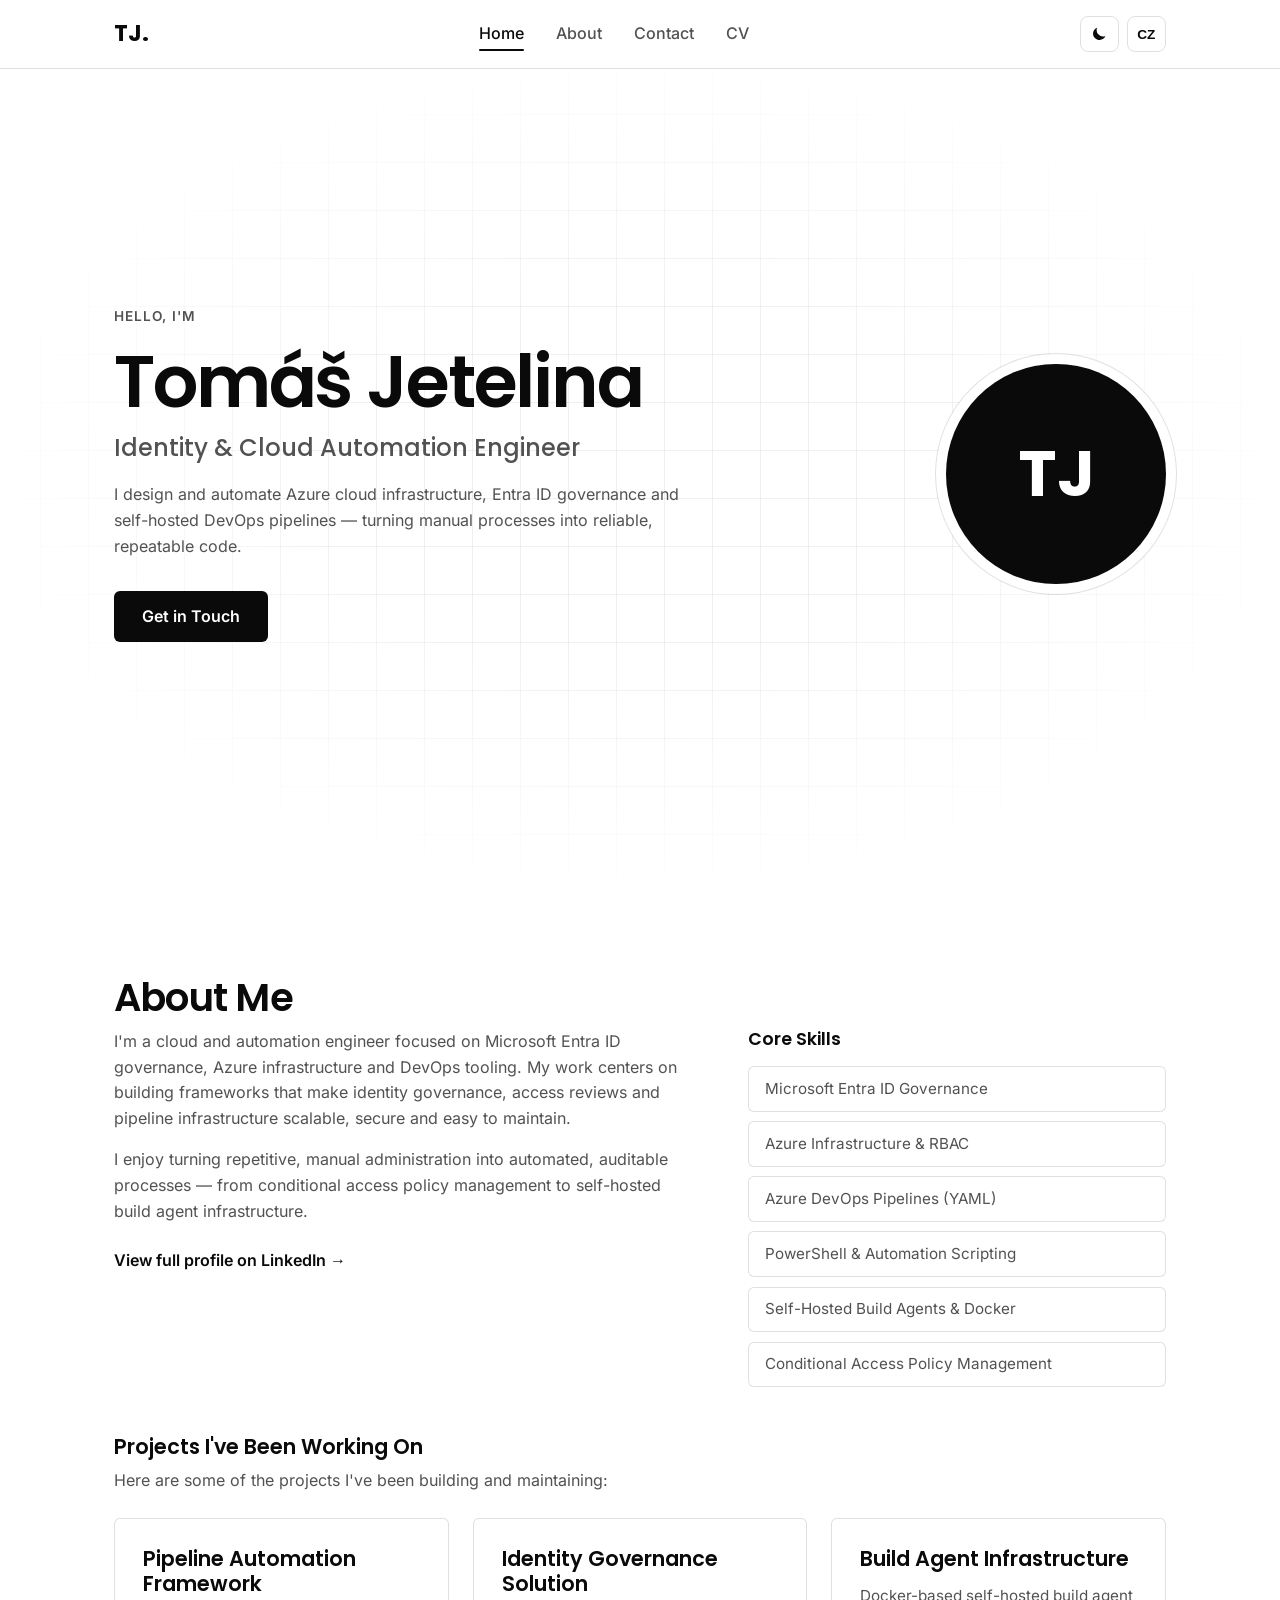
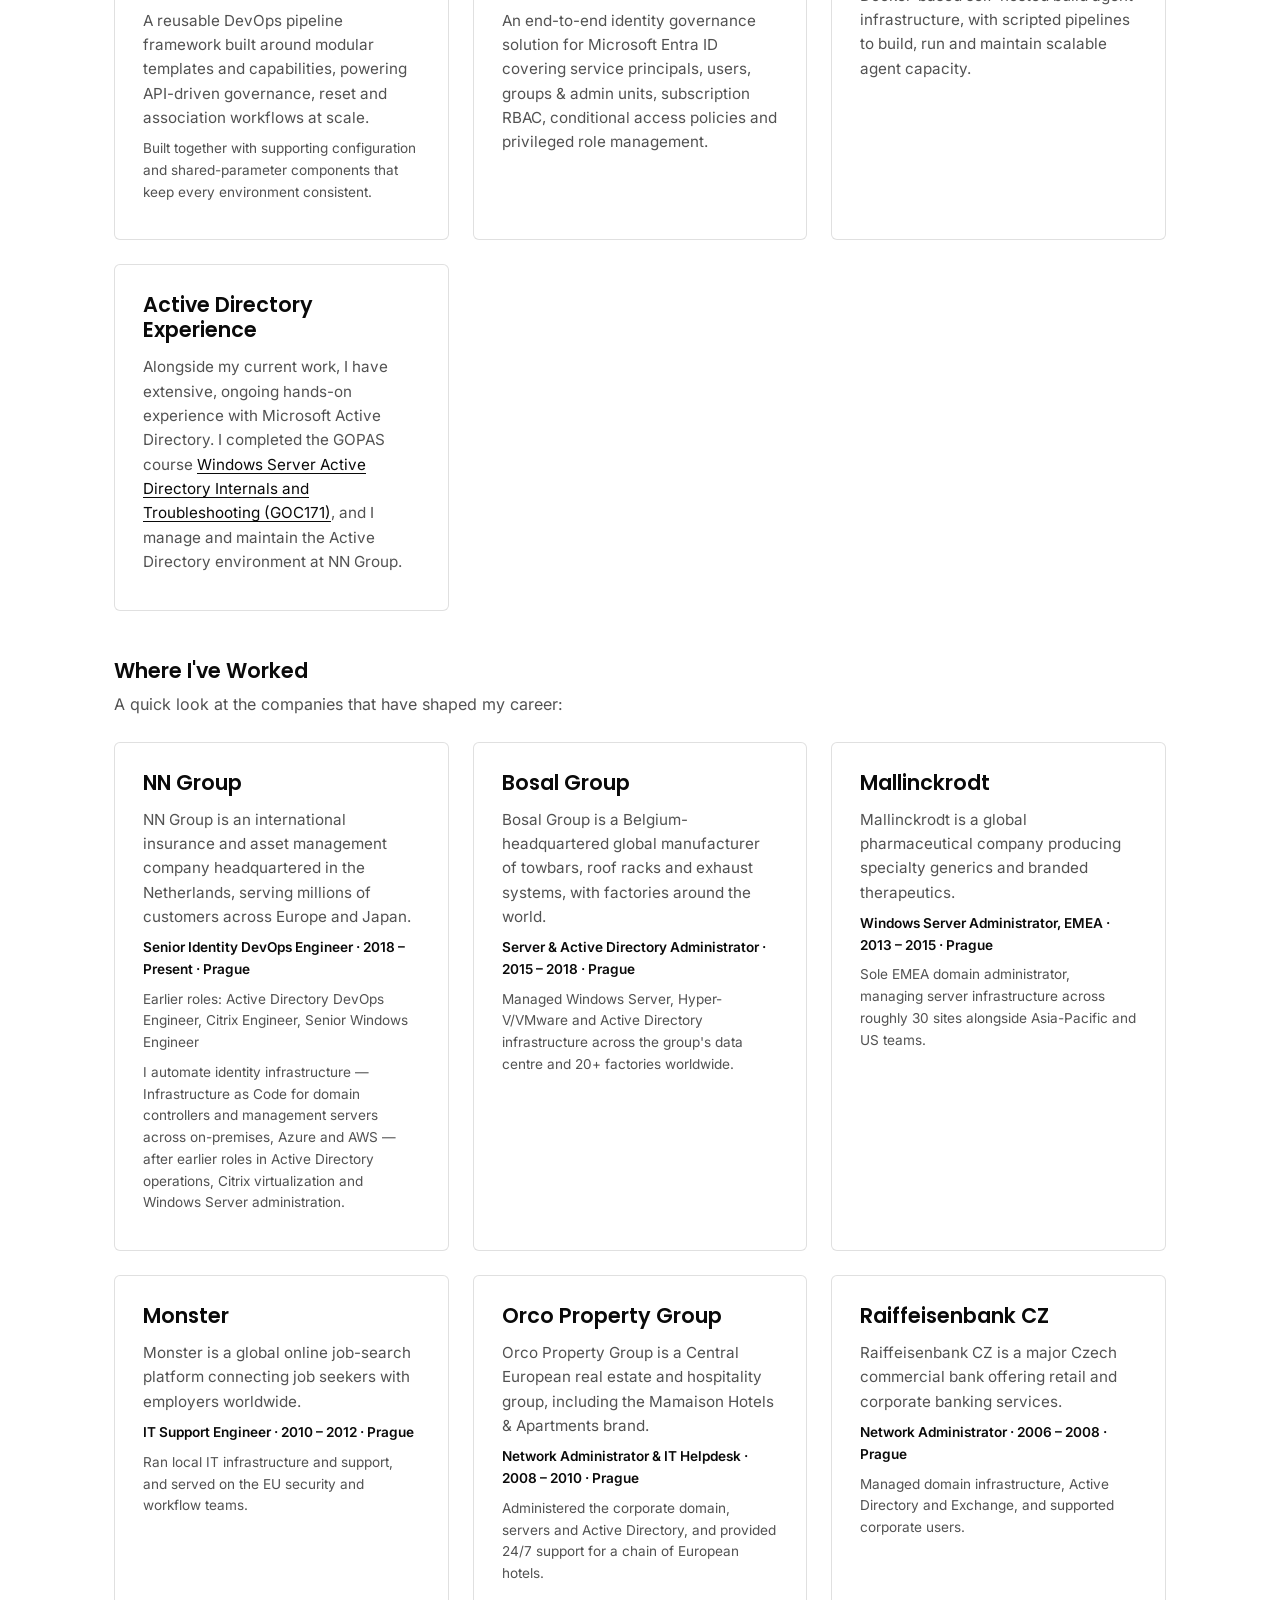
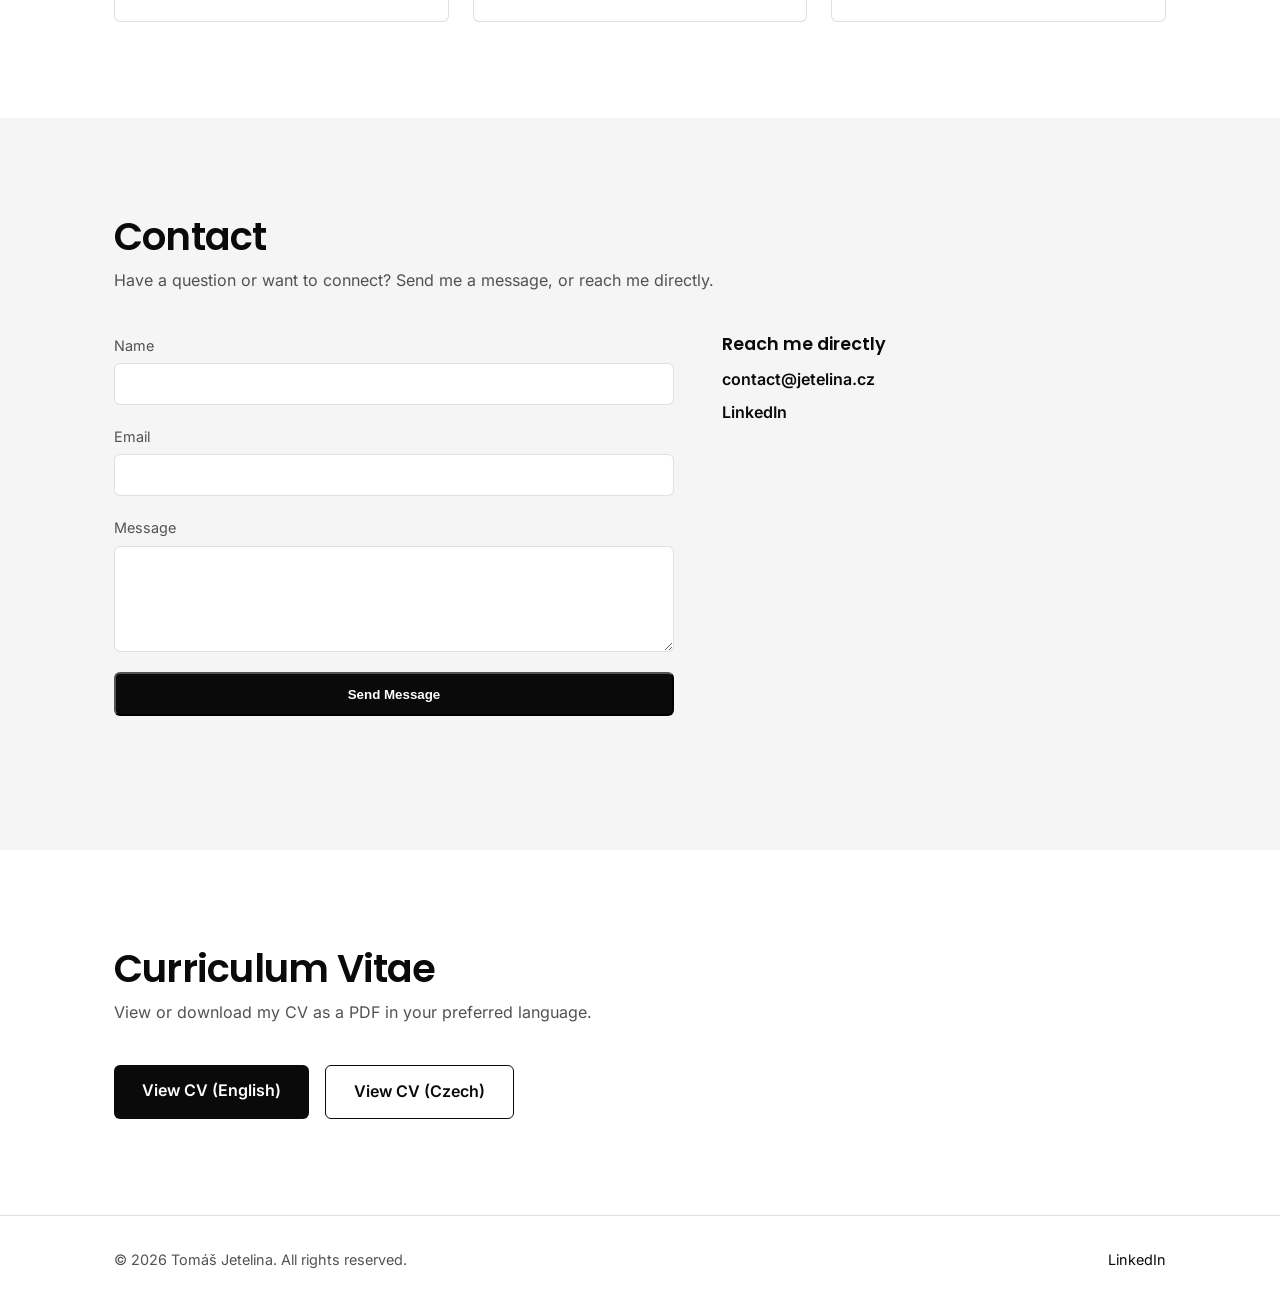
<file: index.html>
<!DOCTYPE html>
<html lang="en">
<head>
  <meta charset="UTF-8" />
  <meta name="viewport" content="width=device-width, initial-scale=1.0" />
  <title>Tomáš Jetelina | Identity &amp; Cloud Automation Engineer</title>
  <meta name="description" content="Personal CV website of Tomáš Jetelina — Identity &amp; Cloud Automation Engineer: Entra ID governance, Azure and DevOps." />
  <meta name="color-scheme" content="light dark" />
  <script>
    // Apply a saved light/dark choice before first paint; otherwise CSS follows the system setting.
    try {
      const theme = localStorage.getItem("site-theme");
      if (theme === "light" || theme === "dark") document.documentElement.dataset.theme = theme;
    } catch {}
  </script>
  <link rel="preload" href="assets/fonts/inter-latin-400-normal.woff2" as="font" type="font/woff2" crossorigin />
  <link rel="stylesheet" href="css/fonts.css" />
  <link rel="stylesheet" href="css/style.css" />
  <link rel="icon" href="data:," />
</head>
<body>
  <header class="site-header" id="top">
    <nav class="navbar container">
      <a href="#top" class="logo">TJ<span>.</span></a>
      <ul class="nav-links" id="navLinks">
        <li><a href="#home" class="nav-link active" data-i18n="nav.home">Home</a></li>
        <li><a href="#about" class="nav-link" data-i18n="nav.about">About</a></li>
        <li><a href="#contact" class="nav-link" data-i18n="nav.contact">Contact</a></li>
        <li><a href="#cv" class="nav-link" data-i18n="nav.cv">CV</a></li>
      </ul>
      <div class="nav-actions">
        <button class="header-btn theme-toggle" id="themeToggle" type="button"></button>
        <button class="header-btn" id="langToggle" type="button">CZ</button>
        <button class="nav-toggle" id="navToggle" type="button" aria-expanded="false" aria-controls="navLinks">
          <span></span><span></span><span></span>
        </button>
      </div>
    </nav>
  </header>

  <main>
    <!-- Home -->
    <section id="home" class="hero">
      <div class="container hero-inner reveal">
        <div class="hero-content">
          <p class="eyebrow" data-i18n="hero.eyebrow">Hello, I'm</p>
          <h1 id="heroName"></h1>
          <h2 class="tagline" id="heroHeadline"></h2>
          <p class="lead" id="heroIntro"></p>
          <div class="hero-actions">
            <a href="#contact" class="btn btn-primary" data-i18n="hero.getInTouch">Get in Touch</a>
          </div>
        </div>
        <div class="hero-avatar" id="heroAvatar"></div>
      </div>
    </section>

    <!-- About -->
    <section id="about" class="section">
      <div class="container reveal">
        <h2 class="section-title" data-i18n="about.title">About Me</h2>
        <div class="about-grid">
          <div class="about-text">
            <div id="aboutText"></div>
            <a href="#" data-linkedin target="_blank" rel="noopener noreferrer" class="link-arrow" data-i18n="about.linkedin">View full profile on LinkedIn →</a>
          </div>
          <div class="about-skills">
            <h3 data-i18n="about.skillsTitle">Core Skills</h3>
            <ul class="skills-list" id="skillsList"></ul>
          </div>
        </div>

        <div class="about-projects">
          <h3 data-i18n="about.projectsTitle">Projects I've Been Working On</h3>
          <p data-i18n="about.projectsIntro">Here are some of the projects I've been building and maintaining:</p>
          <div class="projects-grid" id="projectsGrid"></div>
        </div>

        <div class="about-employers">
          <h3 data-i18n="about.employersTitle">Where I've Worked</h3>
          <p data-i18n="about.employersIntro">A quick look at the companies that have shaped my career:</p>
          <div class="projects-grid" id="employersGrid"></div>
        </div>
      </div>
    </section>

    <!-- Contact -->
    <section id="contact" class="section section-alt">
      <div class="container reveal">
        <h2 class="section-title" data-i18n="contact.title">Contact</h2>
        <p class="section-subtitle" data-i18n="contact.subtitle">Have a question or want to connect? Send me a message, or reach me directly.</p>
        <div class="contact-grid">
          <form class="contact-form" id="contactForm" novalidate>
            <div class="form-row">
              <label for="name" data-i18n="contact.name">Name</label>
              <input type="text" id="name" name="name" autocomplete="name" required />
            </div>
            <div class="form-row">
              <label for="email" data-i18n="contact.email">Email</label>
              <input type="email" id="email" name="email" autocomplete="email" required />
            </div>
            <div class="form-row">
              <label for="message" data-i18n="contact.message">Message</label>
              <textarea id="message" name="message" rows="5" required></textarea>
            </div>
            <!-- Honeypot: real Visitors never see or tick this; Web3Forms drops submissions that do. -->
            <input type="checkbox" name="botcheck" class="honeypot" tabindex="-1" autocomplete="off" aria-hidden="true" />
            <button type="submit" class="btn btn-primary" data-i18n="contact.send">Send Message</button>
            <p class="form-status" id="formStatus" role="status" aria-live="polite"></p>
          </form>
          <aside class="contact-direct">
            <h3 data-i18n="contact.direct">Reach me directly</h3>
            <ul>
              <li><a id="contactEmail" href="#"></a></li>
              <li><a href="#" data-linkedin target="_blank" rel="noopener noreferrer">LinkedIn</a></li>
            </ul>
          </aside>
        </div>
      </div>
    </section>

    <!-- CV -->
    <section id="cv" class="section">
      <div class="container reveal">
        <h2 class="section-title" data-i18n="cv.title">Curriculum Vitae</h2>
        <p class="section-subtitle" data-i18n="cv.subtitle">View or download my CV as a PDF in your preferred language.</p>
        <div class="cv-downloads" id="cvDownloads"></div>
      </div>
    </section>
  </main>

  <footer class="site-footer">
    <div class="container footer-content">
      <p>&copy; <span id="year"></span> <span id="footerName"></span>. <span data-i18n="footer.rights">All rights reserved.</span></p>
      <a href="#" data-linkedin target="_blank" rel="noopener noreferrer">LinkedIn</a>
    </div>
  </footer>

  <script src="js/config.js"></script>
  <script src="js/career-data.js"></script>
  <script src="js/career-format.js"></script>
  <script src="js/i18n.js"></script>
  <script src="js/render.js"></script>
  <script src="js/script.js"></script>
</body>
</html>
</file>
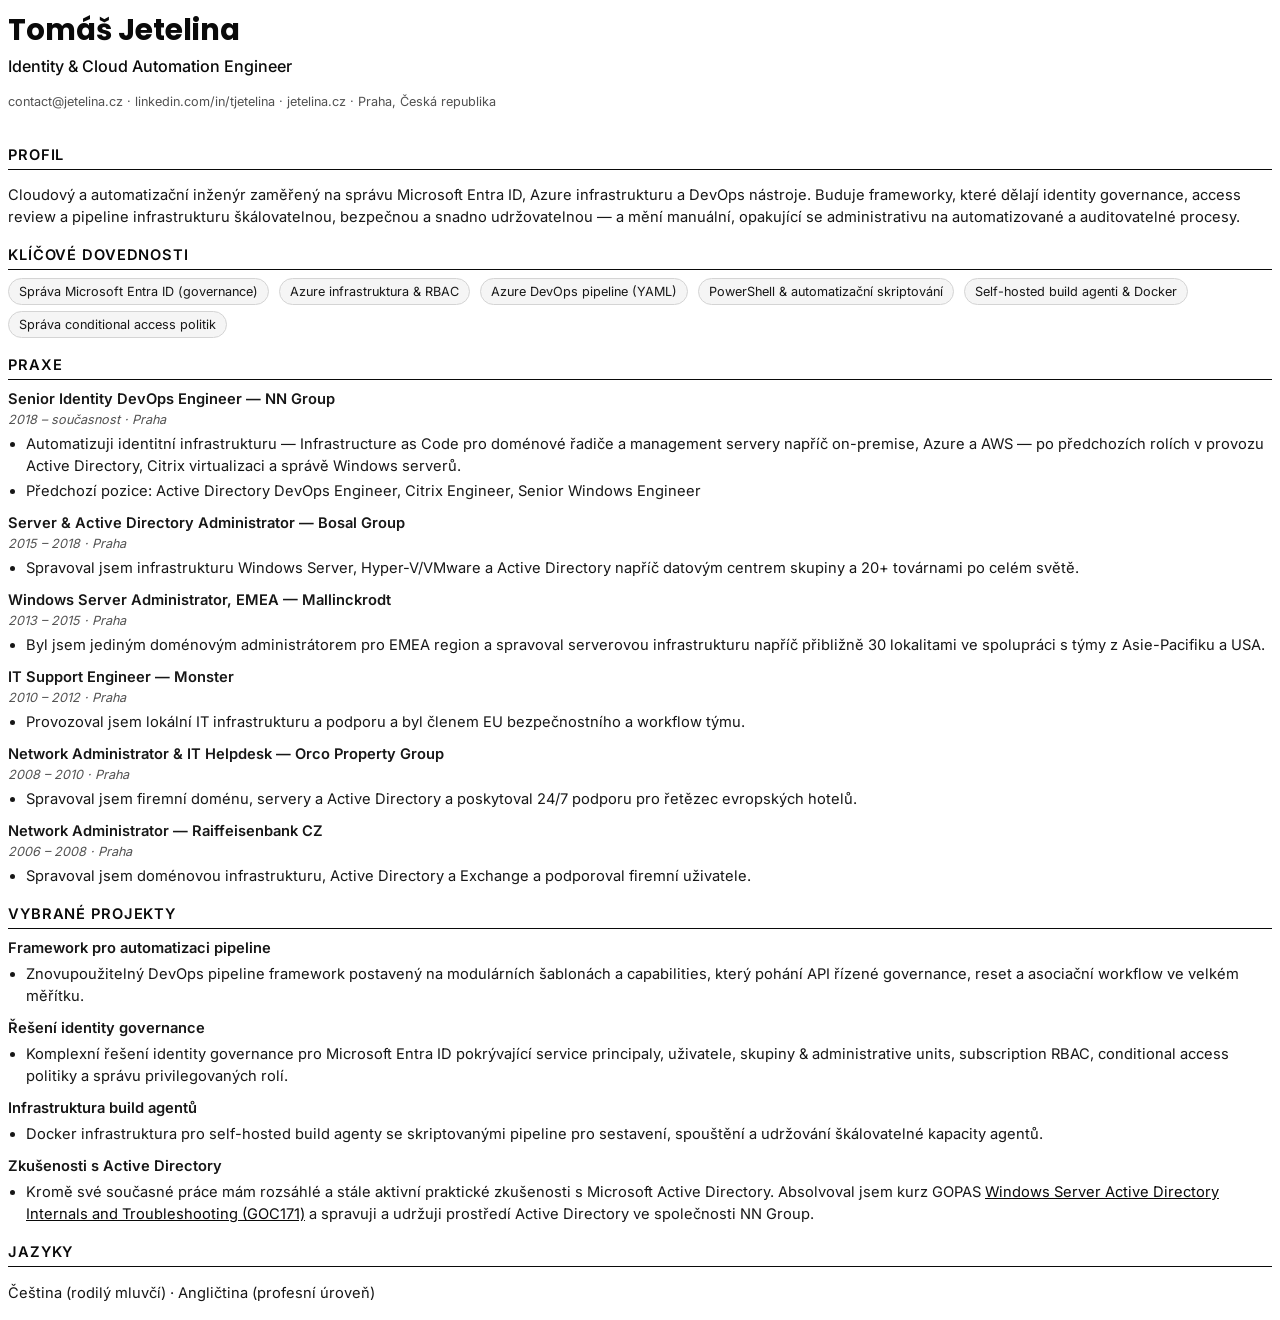
<file: assets/cv/src/cv-cz.html>
<!DOCTYPE html>
<html lang="cs">
<head>
<meta charset="UTF-8" />
<title>Tomáš Jetelina — CV</title>
<link rel="stylesheet" href="../../../css/fonts.css" />
<link rel="stylesheet" href="cv.css" />
</head>
<body>
<script src="../../../js/career-data.js"></script>
<script src="../../../js/career-format.js"></script>
<script src="cv.js"></script>
</body>
</html>
</file>
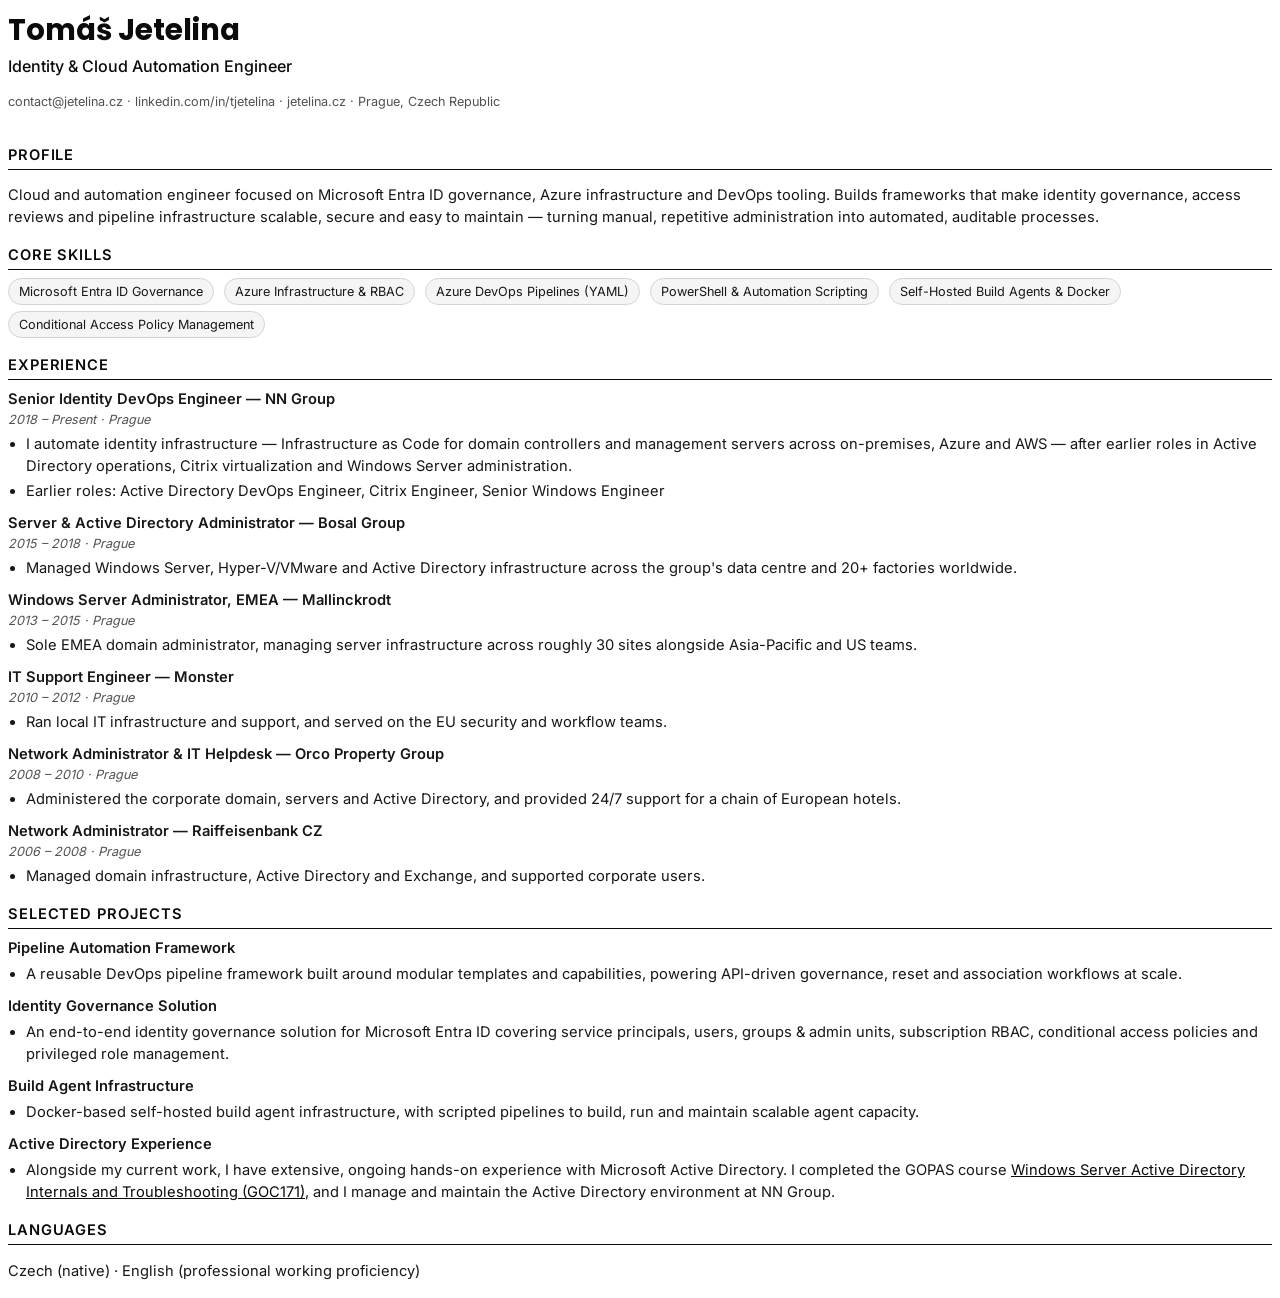
<file: assets/cv/src/cv-en.html>
<!DOCTYPE html>
<html lang="en">
<head>
<meta charset="UTF-8" />
<title>Tomáš Jetelina — CV</title>
<link rel="stylesheet" href="../../../css/fonts.css" />
<link rel="stylesheet" href="cv.css" />
</head>
<body>
<script src="../../../js/career-data.js"></script>
<script src="../../../js/career-format.js"></script>
<script src="cv.js"></script>
</body>
</html>
</file>
<file: css/fonts.css>
/* Self-hosted fonts (latin + latin-ext for Czech), from @fontsource. No requests to Google. */

@font-face {
  font-family: 'Poppins';
  font-style: normal;
  font-display: swap;
  font-weight: 400;
  src: url(../assets/fonts/poppins-latin-ext-400-normal.woff2) format('woff2');
  unicode-range: U+0100-02BA,U+02BD-02C5,U+02C7-02CC,U+02CE-02D7,U+02DD-02FF,U+0304,U+0308,U+0329,U+1D00-1DBF,U+1E00-1E9F,U+1EF2-1EFF,U+2020,U+20A0-20AB,U+20AD-20C0,U+2113,U+2C60-2C7F,U+A720-A7FF;
}

@font-face {
  font-family: 'Poppins';
  font-style: normal;
  font-display: swap;
  font-weight: 400;
  src: url(../assets/fonts/poppins-latin-400-normal.woff2) format('woff2');
  unicode-range: U+0000-00FF,U+0131,U+0152-0153,U+02BB-02BC,U+02C6,U+02DA,U+02DC,U+0304,U+0308,U+0329,U+2000-206F,U+20AC,U+2122,U+2191,U+2193,U+2212,U+2215,U+FEFF,U+FFFD;
}

@font-face {
  font-family: 'Poppins';
  font-style: normal;
  font-display: swap;
  font-weight: 500;
  src: url(../assets/fonts/poppins-latin-ext-500-normal.woff2) format('woff2');
  unicode-range: U+0100-02BA,U+02BD-02C5,U+02C7-02CC,U+02CE-02D7,U+02DD-02FF,U+0304,U+0308,U+0329,U+1D00-1DBF,U+1E00-1E9F,U+1EF2-1EFF,U+2020,U+20A0-20AB,U+20AD-20C0,U+2113,U+2C60-2C7F,U+A720-A7FF;
}

@font-face {
  font-family: 'Poppins';
  font-style: normal;
  font-display: swap;
  font-weight: 500;
  src: url(../assets/fonts/poppins-latin-500-normal.woff2) format('woff2');
  unicode-range: U+0000-00FF,U+0131,U+0152-0153,U+02BB-02BC,U+02C6,U+02DA,U+02DC,U+0304,U+0308,U+0329,U+2000-206F,U+20AC,U+2122,U+2191,U+2193,U+2212,U+2215,U+FEFF,U+FFFD;
}

@font-face {
  font-family: 'Poppins';
  font-style: normal;
  font-display: swap;
  font-weight: 600;
  src: url(../assets/fonts/poppins-latin-ext-600-normal.woff2) format('woff2');
  unicode-range: U+0100-02BA,U+02BD-02C5,U+02C7-02CC,U+02CE-02D7,U+02DD-02FF,U+0304,U+0308,U+0329,U+1D00-1DBF,U+1E00-1E9F,U+1EF2-1EFF,U+2020,U+20A0-20AB,U+20AD-20C0,U+2113,U+2C60-2C7F,U+A720-A7FF;
}

@font-face {
  font-family: 'Poppins';
  font-style: normal;
  font-display: swap;
  font-weight: 600;
  src: url(../assets/fonts/poppins-latin-600-normal.woff2) format('woff2');
  unicode-range: U+0000-00FF,U+0131,U+0152-0153,U+02BB-02BC,U+02C6,U+02DA,U+02DC,U+0304,U+0308,U+0329,U+2000-206F,U+20AC,U+2122,U+2191,U+2193,U+2212,U+2215,U+FEFF,U+FFFD;
}

@font-face {
  font-family: 'Poppins';
  font-style: normal;
  font-display: swap;
  font-weight: 700;
  src: url(../assets/fonts/poppins-latin-ext-700-normal.woff2) format('woff2');
  unicode-range: U+0100-02BA,U+02BD-02C5,U+02C7-02CC,U+02CE-02D7,U+02DD-02FF,U+0304,U+0308,U+0329,U+1D00-1DBF,U+1E00-1E9F,U+1EF2-1EFF,U+2020,U+20A0-20AB,U+20AD-20C0,U+2113,U+2C60-2C7F,U+A720-A7FF;
}

@font-face {
  font-family: 'Poppins';
  font-style: normal;
  font-display: swap;
  font-weight: 700;
  src: url(../assets/fonts/poppins-latin-700-normal.woff2) format('woff2');
  unicode-range: U+0000-00FF,U+0131,U+0152-0153,U+02BB-02BC,U+02C6,U+02DA,U+02DC,U+0304,U+0308,U+0329,U+2000-206F,U+20AC,U+2122,U+2191,U+2193,U+2212,U+2215,U+FEFF,U+FFFD;
}

@font-face {
  font-family: 'Inter';
  font-style: normal;
  font-display: swap;
  font-weight: 400;
  src: url(../assets/fonts/inter-latin-ext-400-normal.woff2) format('woff2');
  unicode-range: U+0100-02BA,U+02BD-02C5,U+02C7-02CC,U+02CE-02D7,U+02DD-02FF,U+0304,U+0308,U+0329,U+1D00-1DBF,U+1E00-1E9F,U+1EF2-1EFF,U+2020,U+20A0-20AB,U+20AD-20C0,U+2113,U+2C60-2C7F,U+A720-A7FF;
}

@font-face {
  font-family: 'Inter';
  font-style: normal;
  font-display: swap;
  font-weight: 400;
  src: url(../assets/fonts/inter-latin-400-normal.woff2) format('woff2');
  unicode-range: U+0000-00FF,U+0131,U+0152-0153,U+02BB-02BC,U+02C6,U+02DA,U+02DC,U+0304,U+0308,U+0329,U+2000-206F,U+20AC,U+2122,U+2191,U+2193,U+2212,U+2215,U+FEFF,U+FFFD;
}

@font-face {
  font-family: 'Inter';
  font-style: normal;
  font-display: swap;
  font-weight: 500;
  src: url(../assets/fonts/inter-latin-ext-500-normal.woff2) format('woff2');
  unicode-range: U+0100-02BA,U+02BD-02C5,U+02C7-02CC,U+02CE-02D7,U+02DD-02FF,U+0304,U+0308,U+0329,U+1D00-1DBF,U+1E00-1E9F,U+1EF2-1EFF,U+2020,U+20A0-20AB,U+20AD-20C0,U+2113,U+2C60-2C7F,U+A720-A7FF;
}

@font-face {
  font-family: 'Inter';
  font-style: normal;
  font-display: swap;
  font-weight: 500;
  src: url(../assets/fonts/inter-latin-500-normal.woff2) format('woff2');
  unicode-range: U+0000-00FF,U+0131,U+0152-0153,U+02BB-02BC,U+02C6,U+02DA,U+02DC,U+0304,U+0308,U+0329,U+2000-206F,U+20AC,U+2122,U+2191,U+2193,U+2212,U+2215,U+FEFF,U+FFFD;
}

@font-face {
  font-family: 'Inter';
  font-style: normal;
  font-display: swap;
  font-weight: 600;
  src: url(../assets/fonts/inter-latin-ext-600-normal.woff2) format('woff2');
  unicode-range: U+0100-02BA,U+02BD-02C5,U+02C7-02CC,U+02CE-02D7,U+02DD-02FF,U+0304,U+0308,U+0329,U+1D00-1DBF,U+1E00-1E9F,U+1EF2-1EFF,U+2020,U+20A0-20AB,U+20AD-20C0,U+2113,U+2C60-2C7F,U+A720-A7FF;
}

@font-face {
  font-family: 'Inter';
  font-style: normal;
  font-display: swap;
  font-weight: 600;
  src: url(../assets/fonts/inter-latin-600-normal.woff2) format('woff2');
  unicode-range: U+0000-00FF,U+0131,U+0152-0153,U+02BB-02BC,U+02C6,U+02DA,U+02DC,U+0304,U+0308,U+0329,U+2000-206F,U+20AC,U+2122,U+2191,U+2193,U+2212,U+2215,U+FEFF,U+FFFD;
}
</file>
<file: css/style.css>
/* Black & white palette. Light theme is the base; the dark tokens apply when the system prefers dark
   (unless the Visitor chose light) or when the Visitor chose dark. */
:root {
  color-scheme: light;
  --color-bg: #ffffff;
  --color-bg-alt: #f5f5f5;
  --color-surface: #ffffff;
  --color-primary: #0a0a0a;
  --color-primary-dark: #404040;
  --color-on-primary: #ffffff;
  --color-text: #0a0a0a;
  --color-text-muted: #525252;
  --color-border: rgba(0, 0, 0, 0.12);
  --color-header-bg: rgba(255, 255, 255, 0.8);
  --color-grid: rgba(0, 0, 0, 0.06);
  --color-error: #0a0a0a;
  --font-heading: "Poppins", sans-serif;
  --font-body: "Inter", sans-serif;
  --max-width: 1100px;
  --radius: 6px;
  --transition: 0.25s ease;
}

@media (prefers-color-scheme: dark) {
  :root:not([data-theme="light"]) {
    color-scheme: dark;
    --color-bg: #0a0a0a;
    --color-bg-alt: #141414;
    --color-surface: #111111;
    --color-primary: #fafafa;
    --color-primary-dark: #d4d4d4;
    --color-on-primary: #0a0a0a;
    --color-text: #fafafa;
    --color-text-muted: #a3a3a3;
    --color-border: rgba(255, 255, 255, 0.14);
    --color-header-bg: rgba(10, 10, 10, 0.8);
    --color-grid: rgba(255, 255, 255, 0.07);
    --color-error: #fafafa;
  }
}

:root[data-theme="dark"] {
  color-scheme: dark;
  --color-bg: #0a0a0a;
  --color-bg-alt: #141414;
  --color-surface: #111111;
  --color-primary: #fafafa;
  --color-primary-dark: #d4d4d4;
  --color-on-primary: #0a0a0a;
  --color-text: #fafafa;
  --color-text-muted: #a3a3a3;
  --color-border: rgba(255, 255, 255, 0.14);
  --color-header-bg: rgba(10, 10, 10, 0.8);
  --color-grid: rgba(255, 255, 255, 0.07);
  --color-error: #fafafa;
}

* {
  box-sizing: border-box;
  margin: 0;
  padding: 0;
}

html {
  scroll-behavior: smooth;
}

body {
  font-family: var(--font-body);
  background: var(--color-bg);
  color: var(--color-text);
  line-height: 1.6;
}

img {
  max-width: 100%;
  display: block;
}

.container {
  width: 100%;
  max-width: var(--max-width);
  margin: 0 auto;
  padding: 0 1.5rem;
}

h1, h2, h3 {
  font-family: var(--font-heading);
  font-weight: 600;
  line-height: 1.2;
}

a {
  color: var(--color-primary);
  text-decoration: none;
  transition: color var(--transition);
}

a:hover {
  color: var(--color-primary-dark);
}

/* Header */
.site-header {
  position: sticky;
  top: 0;
  z-index: 100;
  background: var(--color-header-bg);
  backdrop-filter: blur(10px);
  border-bottom: 1px solid var(--color-border);
}

.navbar {
  display: flex;
  align-items: center;
  justify-content: space-between;
  height: 68px;
}

.logo {
  font-family: var(--font-heading);
  font-size: 1.4rem;
  font-weight: 700;
  color: var(--color-text);
}

.logo span {
  color: var(--color-primary);
}

.nav-links {
  display: flex;
  gap: 2rem;
  list-style: none;
}

.nav-link {
  color: var(--color-text-muted);
  font-weight: 500;
  position: relative;
  padding: 0.25rem 0;
}

.nav-link.active,
.nav-link:hover {
  color: var(--color-text);
}

.nav-link.active::after {
  content: "";
  position: absolute;
  left: 0;
  bottom: -4px;
  width: 100%;
  height: 2px;
  background: var(--color-primary);
  border-radius: 2px;
}

.nav-toggle {
  display: none;
  flex-direction: column;
  gap: 5px;
  background: none;
  border: none;
  cursor: pointer;
}

.nav-toggle span {
  width: 24px;
  height: 2px;
  background: var(--color-text);
  border-radius: 2px;
  transition: transform var(--transition), opacity var(--transition);
}

.nav-actions {
  display: flex;
  align-items: center;
  gap: 0.5rem;
}

.header-btn {
  display: inline-flex;
  align-items: center;
  justify-content: center;
  min-width: 2.25rem;
  height: 2.25rem;
  background: transparent;
  border: 1px solid var(--color-border);
  color: var(--color-text);
  font-weight: 600;
  font-size: 0.85rem;
  padding: 0 0.6rem;
  border-radius: 8px;
  cursor: pointer;
  transition: border-color var(--transition), color var(--transition);
}

.header-btn:hover {
  border-color: var(--color-primary);
  color: var(--color-primary);
}

/* Hero */
.hero {
  min-height: 90vh;
  display: flex;
  align-items: center;
  position: relative;
  isolation: isolate;
}

/* Faint grid that fades out towards the edges */
.hero::before {
  content: "";
  position: absolute;
  inset: 0;
  z-index: -1;
  pointer-events: none;
  background-image: linear-gradient(var(--color-grid) 1px, transparent 1px),
    linear-gradient(90deg, var(--color-grid) 1px, transparent 1px);
  background-size: 48px 48px;
  background-position: center;
  -webkit-mask-image: radial-gradient(ellipse at center, #000 30%, transparent 75%);
  mask-image: radial-gradient(ellipse at center, #000 30%, transparent 75%);
}

.hero-inner {
  display: flex;
  align-items: center;
  justify-content: space-between;
  gap: 3rem;
  flex-wrap: wrap;
}

.hero-content {
  flex: 1 1 420px;
}

.hero-avatar {
  flex: 0 0 auto;
  width: 220px;
  height: 220px;
  border-radius: 50%;
  display: flex;
  align-items: center;
  justify-content: center;
  font-family: var(--font-heading);
  font-size: 4rem;
  font-weight: 700;
  color: var(--color-on-primary);
  background: var(--color-primary);
  box-shadow: 0 0 0 10px var(--color-bg), 0 0 0 11px var(--color-border);
  overflow: hidden;
}

.hero-avatar img {
  width: 100%;
  height: 100%;
  object-fit: cover;
}

.eyebrow {
  color: var(--color-text-muted);
  font-weight: 600;
  letter-spacing: 0.08em;
  text-transform: uppercase;
  font-size: 0.85rem;
  margin-bottom: 0.75rem;
}

.hero h1 {
  font-size: clamp(2.5rem, 6vw, 4.5rem);
  letter-spacing: -0.03em;
  margin-bottom: 0.5rem;
}

.tagline {
  font-size: clamp(1.1rem, 2vw, 1.5rem);
  color: var(--color-text-muted);
  font-weight: 500;
  margin-bottom: 1.25rem;
}

.lead {
  max-width: 60ch;
  color: var(--color-text-muted);
  margin-bottom: 2rem;
}

.hero-actions {
  display: flex;
  gap: 1rem;
  flex-wrap: wrap;
}

.btn {
  display: inline-block;
  padding: 0.8rem 1.75rem;
  border-radius: var(--radius);
  font-weight: 600;
  transition: transform var(--transition), background var(--transition), color var(--transition);
}

.btn:hover {
  transform: translateY(-2px);
}

.btn-primary {
  background: var(--color-primary);
  color: var(--color-on-primary);
}

.btn-primary:hover {
  background: var(--color-primary-dark);
  color: var(--color-on-primary);
}

.btn-outline {
  border: 1px solid var(--color-text);
  color: var(--color-text);
}

.btn-outline:hover {
  background: var(--color-text);
  color: var(--color-bg);
}

/* Sections */
.section {
  padding: 6rem 0;
}

.section-alt {
  background: var(--color-bg-alt);
}

.section-title {
  font-size: clamp(1.8rem, 3vw, 2.4rem);
  letter-spacing: -0.02em;
  margin-bottom: 0.5rem;
}

.section-subtitle {
  color: var(--color-text-muted);
  margin-bottom: 2.5rem;
}

/* About */
.about-grid {
  display: grid;
  grid-template-columns: 1.4fr 1fr;
  gap: 3rem;
}

.about-text p {
  color: var(--color-text-muted);
  margin-bottom: 1rem;
}

.link-arrow {
  display: inline-block;
  margin-top: 0.5rem;
  font-weight: 600;
}

.about-skills h3 {
  margin-bottom: 1rem;
  font-size: 1.1rem;
}

.skills-list {
  list-style: none;
  display: flex;
  flex-direction: column;
  gap: 0.6rem;
}

.skills-list li {
  padding: 0.6rem 1rem;
  background: var(--color-surface);
  border: 1px solid var(--color-border);
  border-radius: var(--radius);
  color: var(--color-text-muted);
  font-size: 0.95rem;
}

/* About: projects subsection */
.about-projects,
.about-employers {
  margin-top: 3rem;
}

.about-projects h3,
.about-employers h3 {
  font-size: 1.3rem;
  margin-bottom: 0.5rem;
}

.about-projects > p,
.about-employers > p {
  color: var(--color-text-muted);
  margin-bottom: 1.5rem;
  max-width: 70ch;
}

/* Projects */
.projects-grid {
  display: grid;
  grid-template-columns: repeat(auto-fit, minmax(260px, 1fr));
  gap: 1.5rem;
}

.project-card {
  background: var(--color-surface);
  border: 1px solid var(--color-border);
  border-radius: var(--radius);
  padding: 1.75rem;
  transition: transform var(--transition), border-color var(--transition);
}

.project-card:hover {
  transform: translateY(-4px);
  border-color: var(--color-primary);
}

.project-card h3 {
  margin-bottom: 0.75rem;
  color: var(--color-text);
}

.project-card p a {
  text-decoration: underline;
  text-underline-offset: 3px;
}

.project-card p {
  color: var(--color-text-muted);
  font-size: 0.95rem;
  margin-bottom: 0.5rem;
}

.project-note {
  font-size: 0.85rem !important;
}

.project-card .card-meta {
  color: var(--color-text);
  font-size: 0.85rem;
  font-weight: 600;
}

/* CV */
.cv-downloads {
  display: flex;
  gap: 1rem;
  flex-wrap: wrap;
}

/* Contact */
.contact-grid {
  display: grid;
  grid-template-columns: minmax(0, 560px) minmax(0, 1fr);
  gap: 3rem;
  align-items: start;
}

.contact-direct h3 {
  font-size: 1.1rem;
  margin-bottom: 0.75rem;
}

.contact-direct ul {
  list-style: none;
  display: flex;
  flex-direction: column;
  gap: 0.5rem;
  font-weight: 600;
}

.honeypot {
  display: none;
}

.contact-form {
  display: flex;
  flex-direction: column;
  gap: 1.25rem;
}

.form-row {
  display: flex;
  flex-direction: column;
  gap: 0.4rem;
}

.form-row label {
  font-size: 0.9rem;
  color: var(--color-text-muted);
}

.form-row input,
.form-row textarea {
  background: var(--color-surface);
  border: 1px solid var(--color-border);
  border-radius: var(--radius);
  padding: 0.75rem 1rem;
  color: var(--color-text);
  font-family: var(--font-body);
  resize: vertical;
}

.form-row input:focus,
.form-row textarea:focus {
  outline: none;
  border-color: var(--color-primary);
}

.form-status {
  color: var(--color-primary);
  font-size: 0.9rem;
  min-height: 1.2em;
}

.form-status.error {
  color: var(--color-error);
  font-weight: 600;
}

.btn:disabled {
  opacity: 0.6;
  cursor: wait;
}

/* Footer */
.site-footer {
  border-top: 1px solid var(--color-border);
  padding: 2rem 0;
}

.footer-content {
  display: flex;
  justify-content: space-between;
  align-items: center;
  flex-wrap: wrap;
  gap: 1rem;
  color: var(--color-text-muted);
  font-size: 0.9rem;
}

/* Reveal animation */
.reveal {
  opacity: 0;
  transform: translateY(24px);
  transition: opacity 0.6s ease, transform 0.6s ease;
}

.reveal.visible {
  opacity: 1;
  transform: translateY(0);
}

/* Responsive */
@media (max-width: 860px) {
  .about-grid,
  .contact-grid {
    grid-template-columns: 1fr;
  }

  .hero-inner {
    justify-content: center;
    text-align: center;
  }

  .hero-actions {
    justify-content: center;
  }

  .hero-avatar {
    width: 160px;
    height: 160px;
    font-size: 3rem;
  }
}

@media (max-width: 720px) {
  .nav-toggle {
    display: flex;
  }

  .nav-links {
    position: absolute;
    top: 68px;
    left: 0;
    right: 0;
    background: var(--color-bg);
    flex-direction: column;
    align-items: center;
    padding: 1.5rem 0;
    gap: 1.25rem;
    border-bottom: 1px solid var(--color-border);
    transform: translateY(-150%);
    opacity: 0;
    pointer-events: none;
    transition: transform var(--transition), opacity var(--transition);
  }

  .nav-links.open {
    transform: translateY(0);
    opacity: 1;
    pointer-events: auto;
  }
}

/* Reduced motion: no scroll smoothing, reveal or hover movement */
@media (prefers-reduced-motion: reduce) {
  html {
    scroll-behavior: auto;
  }

  .reveal {
    opacity: 1;
    transform: none;
    transition: none;
  }

  .btn:hover,
  .project-card:hover {
    transform: none;
  }
}
</file>
<file: assets/cv/src/cv.css>
/* Print layout shared by cv-en.html and cv-cz.html */
@page { size: A4; margin: 18mm 16mm; }
* { box-sizing: border-box; }
body {
  font-family: "Inter", "Segoe UI", Arial, sans-serif;
  color: #171717;
  font-size: 11pt;
  line-height: 1.5;
}
h1 { font-family: "Poppins", sans-serif; font-size: 22pt; margin: 0 0 2px; color: #0a0a0a; }
h2.role { font-size: 12pt; font-weight: 500; color: #0a0a0a; margin: 0 0 14px; }
.contact-line { font-size: 9.5pt; color: #525252; margin-bottom: 18px; }
.contact-line span::after { content: " · "; }
.contact-line span:last-child::after { content: ""; }
section { margin-bottom: 16px; }
.cv-header { display: flex; justify-content: space-between; align-items: flex-start; gap: 16px; }
.photo { width: 30mm; height: 30mm; border-radius: 50%; object-fit: cover; }
.entry { break-inside: avoid; }
a { color: #0a0a0a; text-decoration: underline; }
h3.section-heading {
  font-size: 11pt;
  text-transform: uppercase;
  letter-spacing: 0.06em;
  color: #0a0a0a;
  border-bottom: 1.5px solid #0a0a0a;
  padding-bottom: 3px;
  margin-bottom: 8px;
}
.entry { margin-bottom: 10px; }
.entry-title { font-weight: 600; }
.entry-meta { font-size: 9.5pt; color: #525252; font-style: italic; }
ul { margin: 4px 0 0 18px; padding: 0; }
li { margin-bottom: 3px; }
.skills-grid { display: flex; flex-wrap: wrap; gap: 6px 10px; }
.skill-pill {
  background: #f5f5f5;
  border: 1px solid #d4d4d4;
  border-radius: 999px;
  padding: 3px 10px;
  font-size: 9.5pt;
}
.placeholder { color: #0a0a0a; }
</file>
